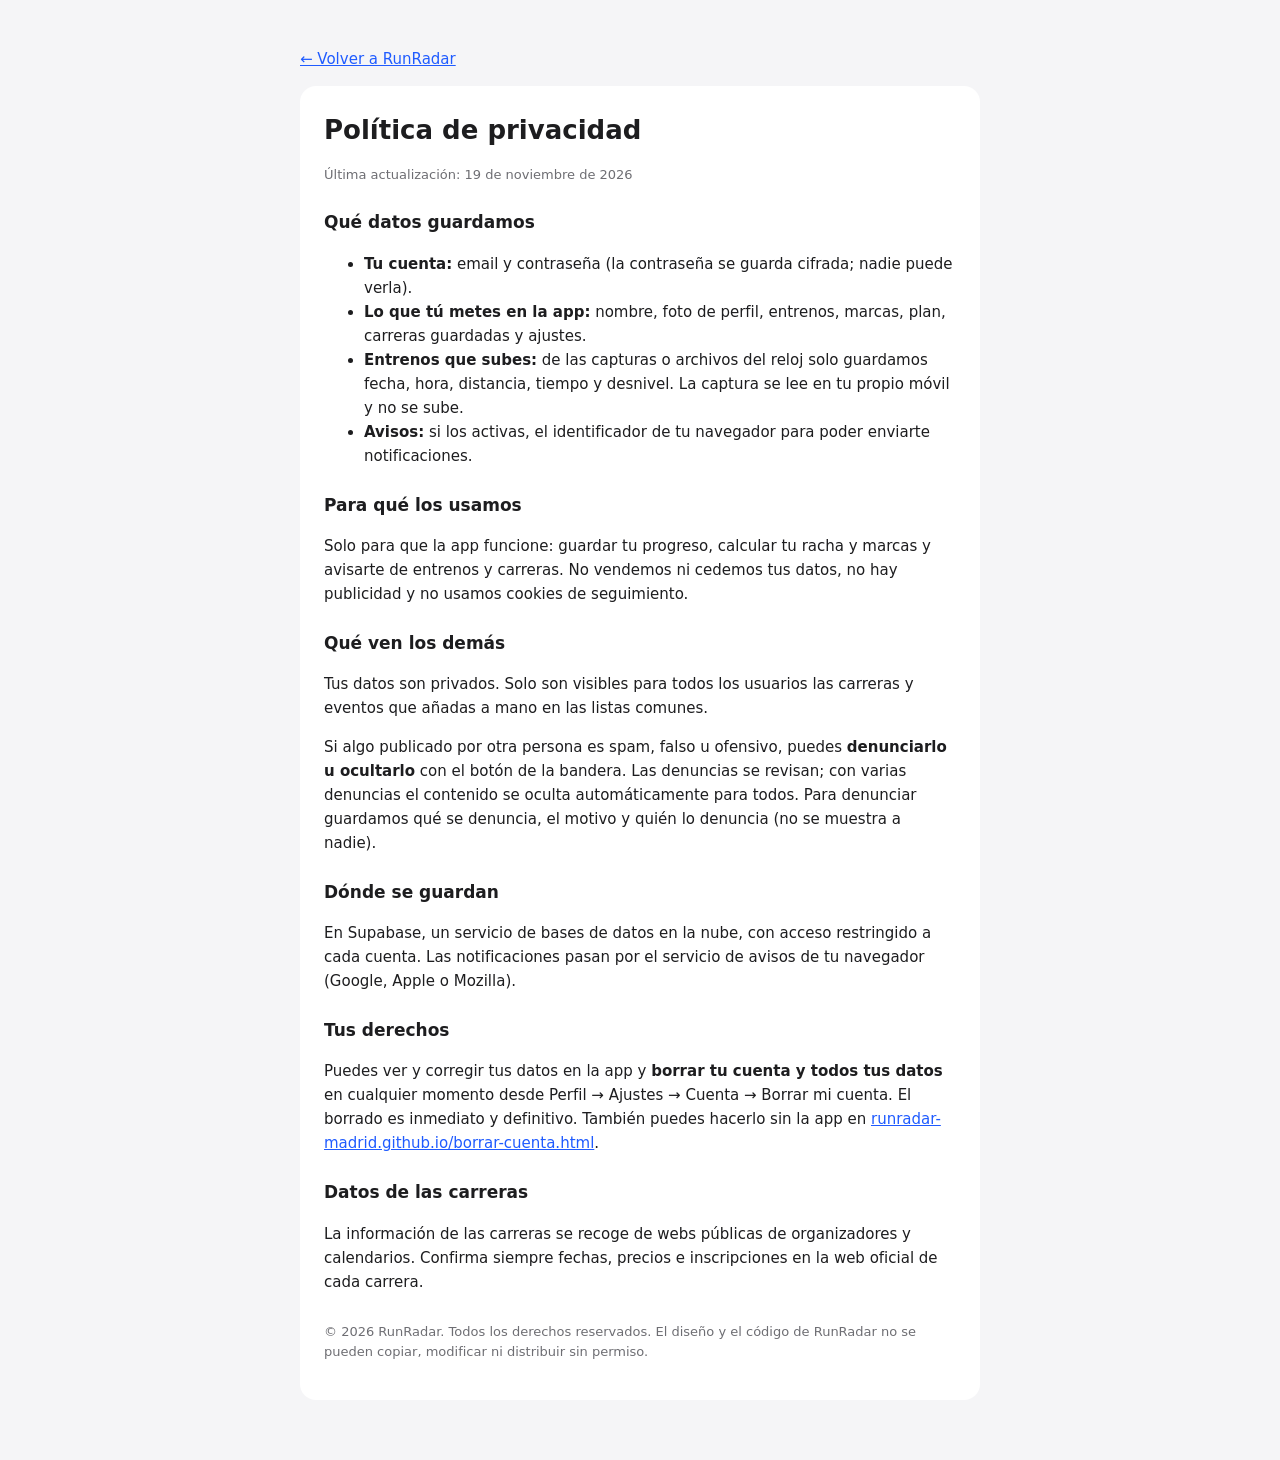
<file: privacidad.html>
<!doctype html>
<!-- © 2026 RunRadar. Todos los derechos reservados. Prohibida su copia, modificación o distribución sin permiso. -->
<html lang="es">
<head>
<meta charset="utf-8">
<meta name="viewport" content="width=device-width, initial-scale=1">
<title>Privacidad · RunRadar</title>
<link rel="icon" href="icono-192.png">
<style>
  :root { --bg: #f5f5f7; --panel: #fff; --text: #1d1d1f; --muted: #6e6e73; --accent: #1f5bff; }
  @media (prefers-color-scheme: dark) { :root { --bg: #000; --panel: #1c1c1e; --text: #f5f5f7; --muted: #a1a1a6; --accent: #5b8cff; } }
  body { margin: 0; background: var(--bg); color: var(--text); font: 15px/1.6 Inter, system-ui, -apple-system, "Segoe UI", sans-serif; }
  main { max-width: 680px; margin: 0 auto; padding: 32px 16px 60px; }
  .caja { background: var(--panel); border-radius: 16px; padding: 24px; }
  h1 { font-size: 26px; margin: 0 0 4px; } h2 { font-size: 17px; margin: 24px 0 6px; }
  p, li { color: var(--text); } .muted { color: var(--muted); font-size: 13px; }
  a { color: var(--accent); }
</style>
</head>
<body>
<main>
  <p><a href="./">← Volver a RunRadar</a></p>
  <div class="caja">
    <h1>Política de privacidad</h1>
    <p class="muted">Última actualización: 19 de noviembre de 2026</p>
    <h2>Qué datos guardamos</h2>
    <ul>
      <li><b>Tu cuenta:</b> email y contraseña (la contraseña se guarda cifrada; nadie puede verla).</li>
      <li><b>Lo que tú metes en la app:</b> nombre, foto de perfil, entrenos, marcas, plan, carreras guardadas y ajustes.</li>
      <li><b>Entrenos que subes:</b> de las capturas o archivos del reloj solo guardamos fecha, hora, distancia, tiempo y desnivel. La captura se lee en tu propio móvil y no se sube.</li>
      <li><b>Avisos:</b> si los activas, el identificador de tu navegador para poder enviarte notificaciones.</li>
    </ul>
    <h2>Para qué los usamos</h2>
    <p>Solo para que la app funcione: guardar tu progreso, calcular tu racha y marcas y avisarte de entrenos y carreras. No vendemos ni cedemos tus datos, no hay publicidad y no usamos cookies de seguimiento.</p>
    <h2>Qué ven los demás</h2>
    <p>Tus datos son privados. Solo son visibles para todos los usuarios las carreras y eventos que añadas a mano en las listas comunes.</p>
    <p>Si algo publicado por otra persona es spam, falso u ofensivo, puedes <b>denunciarlo u ocultarlo</b> con el botón de la bandera. Las denuncias se revisan; con varias denuncias el contenido se oculta automáticamente para todos. Para denunciar guardamos qué se denuncia, el motivo y quién lo denuncia (no se muestra a nadie).</p>
    <h2>Dónde se guardan</h2>
    <p>En Supabase, un servicio de bases de datos en la nube, con acceso restringido a cada cuenta. Las notificaciones pasan por el servicio de avisos de tu navegador (Google, Apple o Mozilla).</p>
    <h2>Tus derechos</h2>
    <p>Puedes ver y corregir tus datos en la app y <b>borrar tu cuenta y todos tus datos</b> en cualquier momento desde Perfil → Ajustes → Cuenta → Borrar mi cuenta. El borrado es inmediato y definitivo. También puedes hacerlo sin la app en <a href="borrar-cuenta.html">runradar-madrid.github.io/borrar-cuenta.html</a>.</p>
    <h2>Datos de las carreras</h2>
    <p>La información de las carreras se recoge de webs públicas de organizadores y calendarios. Confirma siempre fechas, precios e inscripciones en la web oficial de cada carrera.</p>
    <p class="muted" style="margin-top:28px">© 2026 RunRadar. Todos los derechos reservados. El diseño y el código de RunRadar no se pueden copiar, modificar ni distribuir sin permiso.</p>
  </div>
</main>
</body>
</html>
</file>
